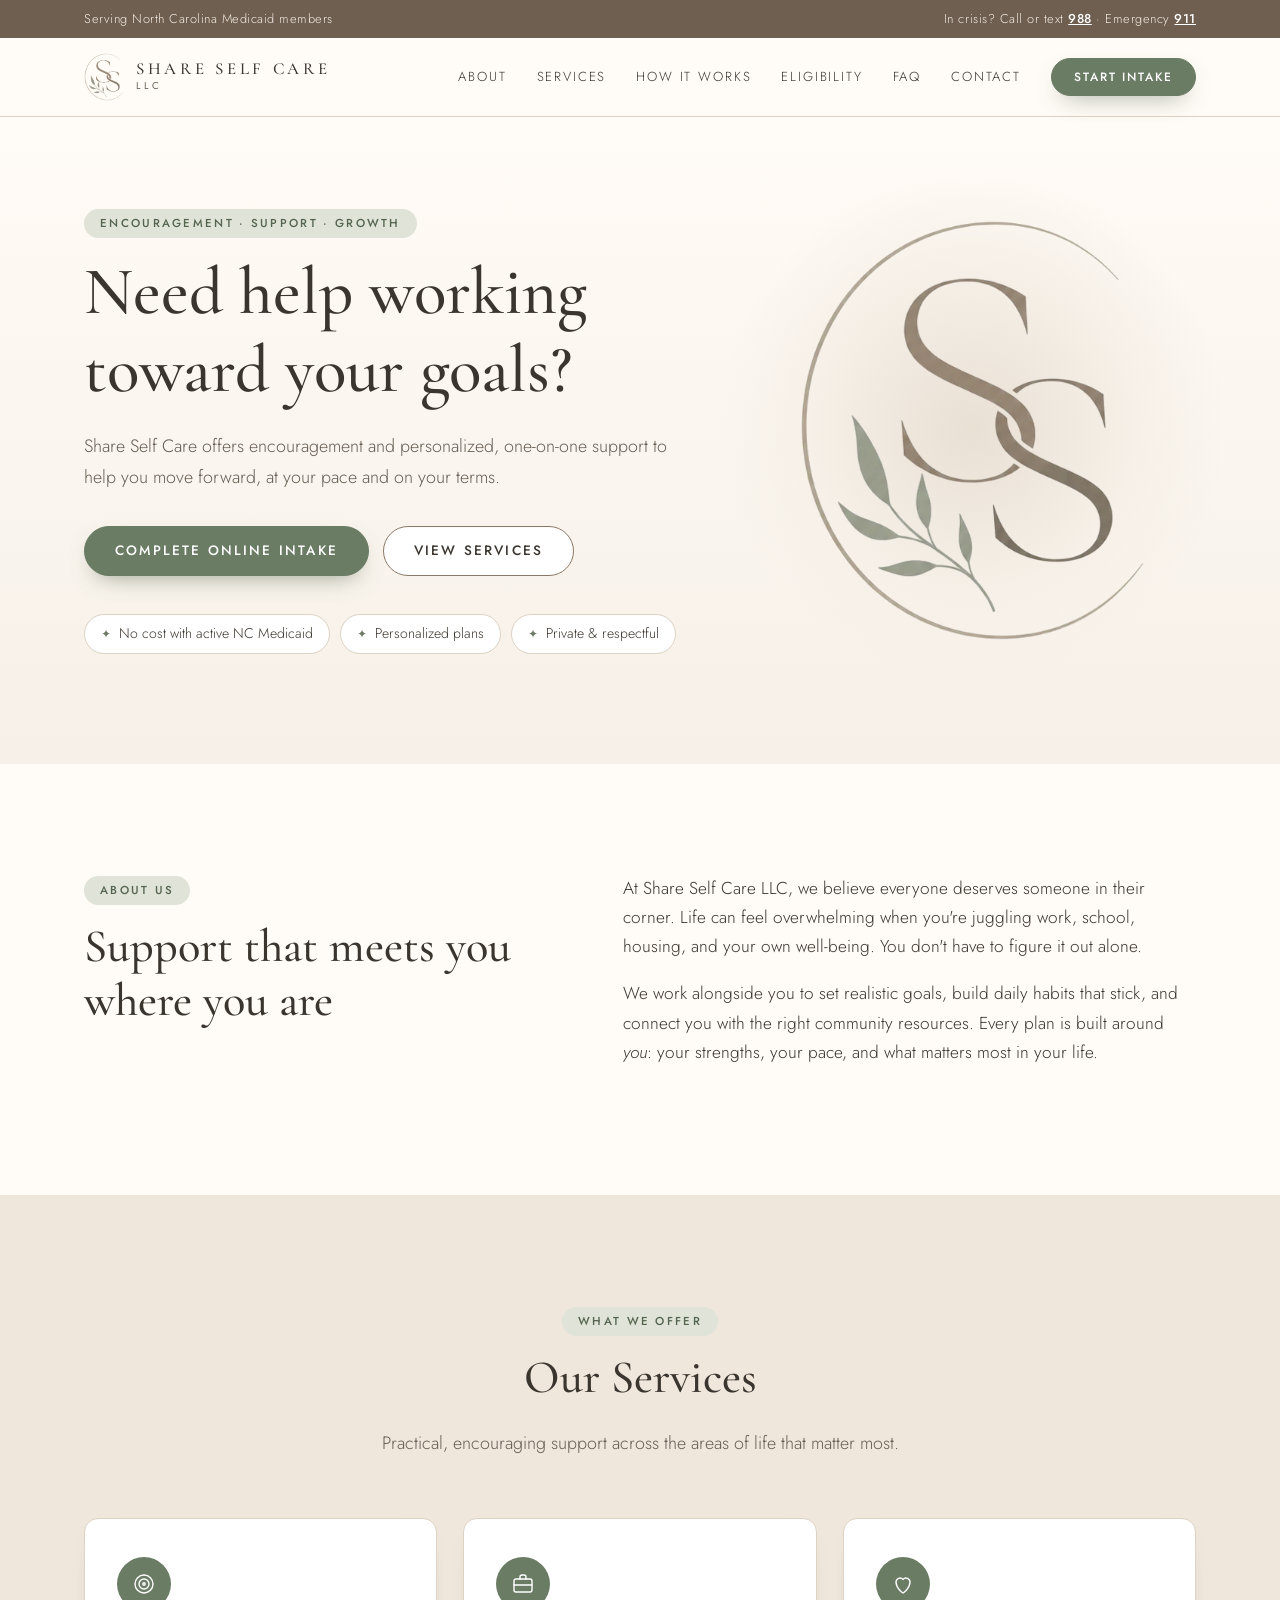
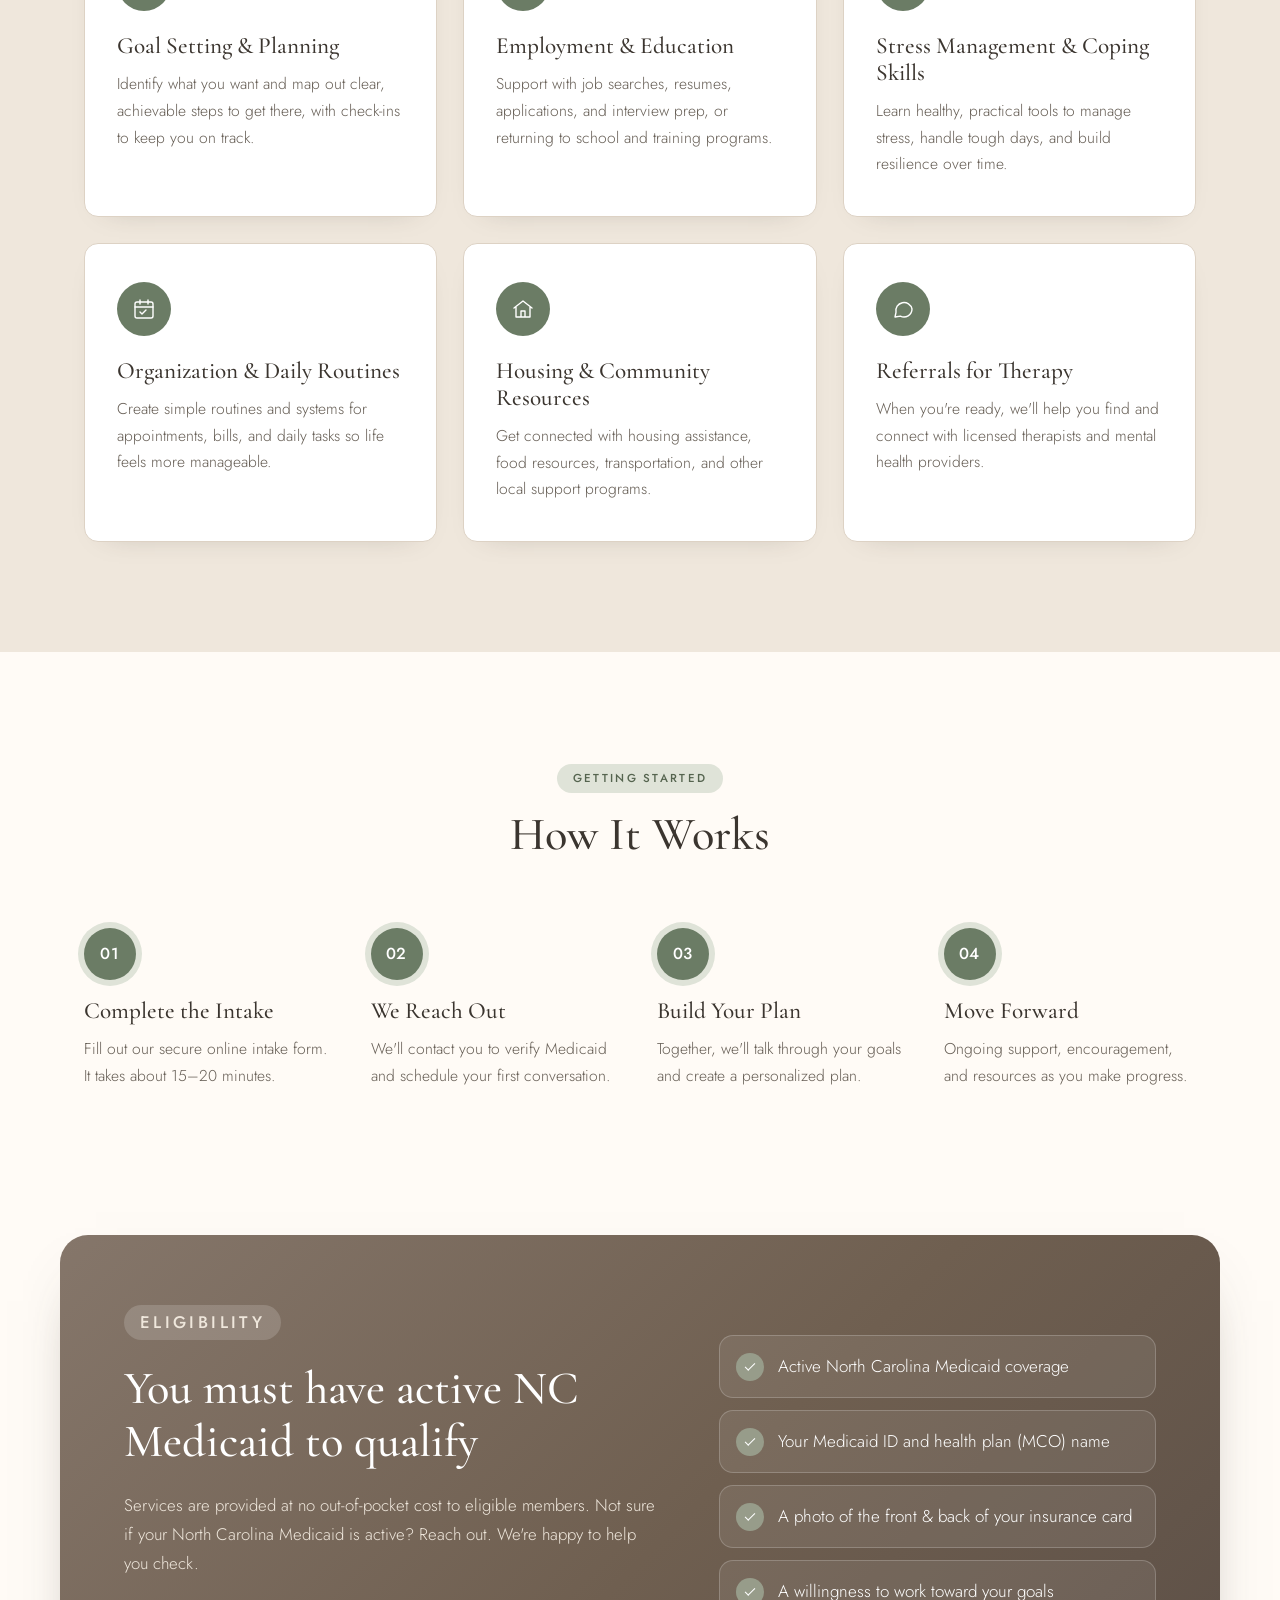
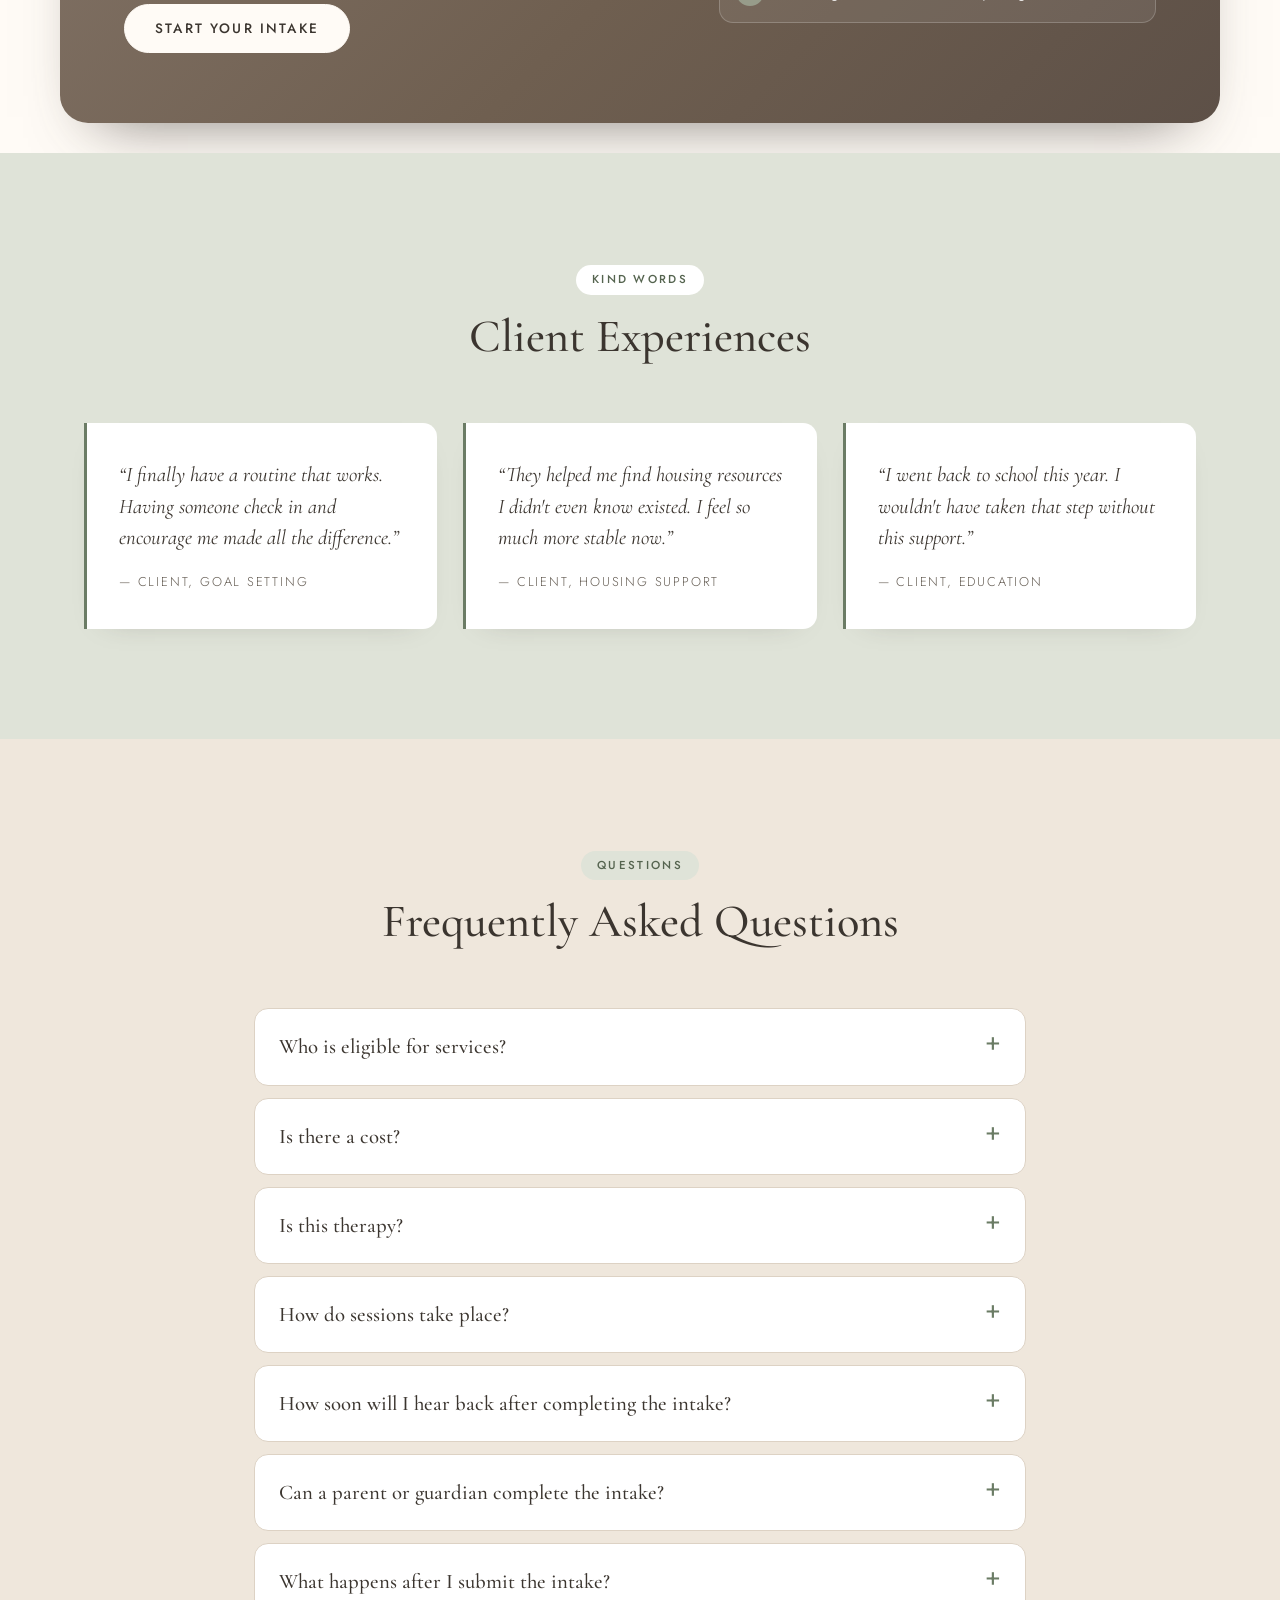
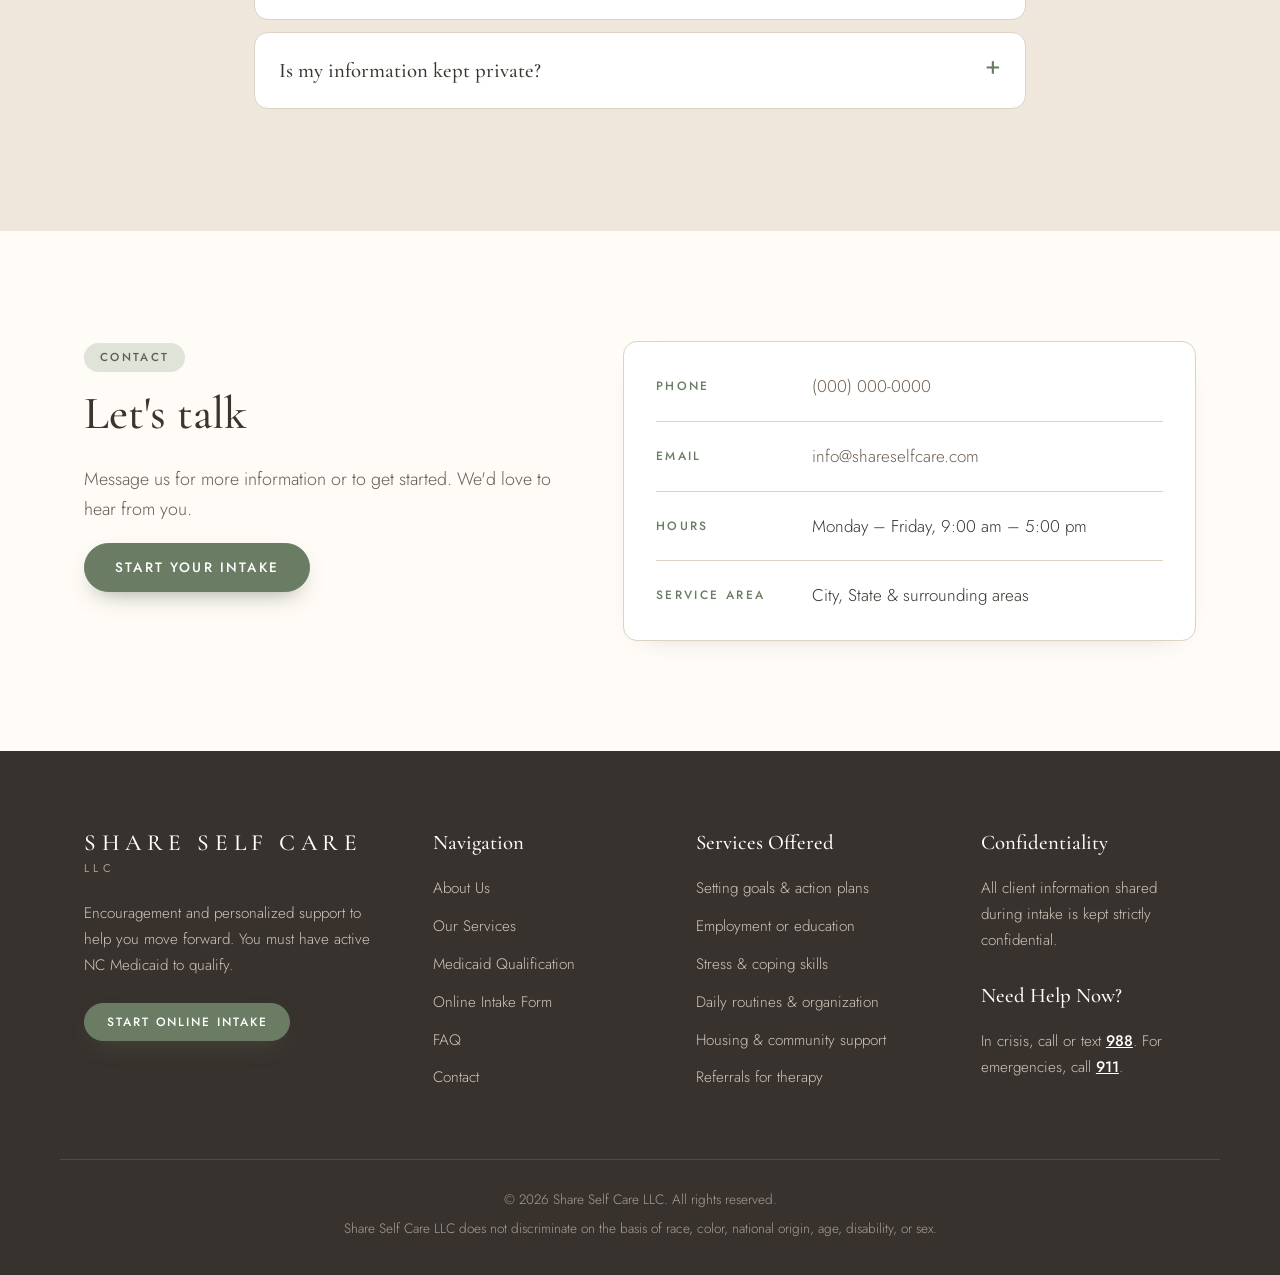
<file: index.html>
<!doctype html>
<html lang="en">
<head>
  <meta charset="utf-8">
  <meta name="viewport" content="width=device-width, initial-scale=1">
  <title>Share Self Care LLC | Personalized Support for NC Medicaid Members</title>
  <meta name="description" content="Share Self Care LLC offers encouragement and personalized support to help you set goals, find work or school, manage stress, build routines, and connect with housing and community resources. Active North Carolina Medicaid required.">
  <link rel="icon" type="image/png" href="assets/favicon.png">
  <meta property="og:title" content="Share Self Care LLC">
  <meta property="og:description" content="Encouragement and personalized support to help you move forward.">
  <meta property="og:image" content="assets/logo-full.png">
  <link rel="preconnect" href="https://fonts.googleapis.com">
  <link rel="preconnect" href="https://fonts.gstatic.com" crossorigin>
  <link href="https://fonts.googleapis.com/css2?family=Cormorant+Garamond:ital,wght@0,400;0,500;0,600;1,400&family=Jost:wght@300;400;500&display=swap" rel="stylesheet">
  <link rel="stylesheet" href="styles.css">
</head>
<body>

  <a class="skip" href="#main">Skip to content</a>

  <!-- Top utility bar -->
  <div class="topbar">
    <div class="wrap topbar__inner">
      <span>Serving North Carolina Medicaid members</span>
      <span class="topbar__crisis">In crisis? Call or text <a href="tel:988">988</a> &middot; Emergency <a href="tel:911">911</a></span>
    </div>
  </div>

  <!-- Header / Nav -->
  <header class="header" id="top">
    <div class="wrap header__inner">
      <a href="#top" class="brand" aria-label="Share Self Care LLC home">
        <img src="assets/logo-mark.png" alt="" width="40" height="48">
        <span class="brand__text">Share Self Care<small>LLC</small></span>
      </a>
      <button class="nav-toggle" aria-expanded="false" aria-controls="nav" aria-label="Open menu">
        <span></span><span></span><span></span>
      </button>
      <nav class="nav" id="nav">
        <a href="#about">About</a>
        <a href="#services">Services</a>
        <a href="#how">How It Works</a>
        <a href="#eligibility">Eligibility</a>
        <a href="#faq">FAQ</a>
        <a href="#contact">Contact</a>
        <a href="intake.html" class="btn btn--sm">Start Intake</a>
      </nav>
    </div>
  </header>

  <main id="main">

    <!-- Hero -->
    <section class="hero">
      <div class="wrap hero__inner">
        <div class="hero__copy">
          <p class="eyebrow">Encouragement &middot; Support &middot; Growth</p>
          <h1>Need help working toward your goals?</h1>
          <p class="lead">Share Self Care offers encouragement and personalized, one-on-one support to help you move forward, at your pace and on your terms.</p>
          <div class="hero__actions">
            <a href="intake.html" class="btn">Complete Online Intake</a>
            <a href="#services" class="btn btn--ghost">View Services</a>
          </div>
          <ul class="hero__trust">
            <li>No cost with active NC Medicaid</li>
            <li>Personalized plans</li>
            <li>Private &amp; respectful</li>
          </ul>
        </div>
        <div class="hero__art" aria-hidden="true">
          <div class="hero__circle"></div>
          <img src="assets/logo-mark.png" alt="" width="360" height="435">
        </div>
      </div>
    </section>

    <!-- About -->
    <section class="section" id="about">
      <div class="wrap split">
        <div>
          <p class="eyebrow">About Us</p>
          <h2>Support that meets you where you are</h2>
        </div>
        <div class="prose">
          <p>At Share Self Care LLC, we believe everyone deserves someone in their corner. Life can feel overwhelming when you're juggling work, school, housing, and your own well-being. You don't have to figure it out alone.</p>
          <p>We work alongside you to set realistic goals, build daily habits that stick, and connect you with the right community resources. Every plan is built around <em>you</em>: your strengths, your pace, and what matters most in your life.</p>
          <!-- TODO: Add owner name, credentials, photo, and service area -->
        </div>
      </div>
    </section>

    <!-- Services -->
    <section class="section section--tint" id="services">
      <div class="wrap">
        <div class="section__head">
          <p class="eyebrow">What We Offer</p>
          <h2>Our Services</h2>
          <p class="lead">Practical, encouraging support across the areas of life that matter most.</p>
        </div>
        <div class="cards">
          <article class="card">
            <div class="card__icon"><svg viewBox="0 0 24 24"><circle cx="12" cy="12" r="9"/><circle cx="12" cy="12" r="5"/><circle cx="12" cy="12" r="1.2"/></svg></div>
            <h3>Goal Setting &amp; Planning</h3>
            <p>Identify what you want and map out clear, achievable steps to get there, with check-ins to keep you on track.</p>
          </article>
          <article class="card">
            <div class="card__icon"><svg viewBox="0 0 24 24"><rect x="3" y="7" width="18" height="13" rx="2"/><path d="M9 7V5a2 2 0 0 1 2-2h2a2 2 0 0 1 2 2v2M3 13h18"/></svg></div>
            <h3>Employment &amp; Education</h3>
            <p>Support with job searches, resumes, applications, and interview prep, or returning to school and training programs.</p>
          </article>
          <article class="card">
            <div class="card__icon"><svg viewBox="0 0 24 24"><path d="M12 21s-7-4.5-7-11a4 4 0 0 1 7-2.6A4 4 0 0 1 19 10c0 6.5-7 11-7 11z"/></svg></div>
            <h3>Stress Management &amp; Coping Skills</h3>
            <p>Learn healthy, practical tools to manage stress, handle tough days, and build resilience over time.</p>
          </article>
          <article class="card">
            <div class="card__icon"><svg viewBox="0 0 24 24"><rect x="3" y="5" width="18" height="16" rx="2"/><path d="M3 10h18M8 3v4M16 3v4M8 15l2 2 4-4"/></svg></div>
            <h3>Organization &amp; Daily Routines</h3>
            <p>Create simple routines and systems for appointments, bills, and daily tasks so life feels more manageable.</p>
          </article>
          <article class="card">
            <div class="card__icon"><svg viewBox="0 0 24 24"><path d="M3 11l9-7 9 7M5 10v10h14V10M10 20v-6h4v6"/></svg></div>
            <h3>Housing &amp; Community Resources</h3>
            <p>Get connected with housing assistance, food resources, transportation, and other local support programs.</p>
          </article>
          <article class="card">
            <div class="card__icon"><svg viewBox="0 0 24 24"><path d="M21 12a8 8 0 0 1-11.6 7.1L4 20l1-4.6A8 8 0 1 1 21 12z"/></svg></div>
            <h3>Referrals for Therapy</h3>
            <p>When you're ready, we'll help you find and connect with licensed therapists and mental health providers.</p>
          </article>
        </div>
      </div>
    </section>

    <!-- How it works -->
    <section class="section" id="how">
      <div class="wrap">
        <div class="section__head">
          <p class="eyebrow">Getting Started</p>
          <h2>How It Works</h2>
        </div>
        <ol class="steps">
          <li>
            <span class="steps__num">01</span>
            <h3>Complete the Intake</h3>
            <p>Fill out our secure online intake form. It takes about 15&ndash;20 minutes.</p>
          </li>
          <li>
            <span class="steps__num">02</span>
            <h3>We Reach Out</h3>
            <p>We'll contact you to verify Medicaid and schedule your first conversation.</p>
          </li>
          <li>
            <span class="steps__num">03</span>
            <h3>Build Your Plan</h3>
            <p>Together, we'll talk through your goals and create a personalized plan.</p>
          </li>
          <li>
            <span class="steps__num">04</span>
            <h3>Move Forward</h3>
            <p>Ongoing support, encouragement, and resources as you make progress.</p>
          </li>
        </ol>
      </div>
    </section>

    <!-- Eligibility band -->
    <section class="band" id="eligibility">
      <div class="wrap band__inner">
        <div>
          <p class="eyebrow eyebrow--light">Eligibility</p>
          <h2>You must have active NC Medicaid to qualify</h2>
          <p>Services are provided at no out-of-pocket cost to eligible members. Not sure if your North Carolina Medicaid is active? Reach out. We're happy to help you check.</p>
          <a href="intake.html" class="btn btn--light">Start Your Intake</a>
        </div>
        <ul class="checklist">
          <li>Active North Carolina Medicaid coverage</li>
          <li>Your Medicaid ID and health plan (MCO) name</li>
          <li>A photo of the front &amp; back of your insurance card</li>
          <li>A willingness to work toward your goals</li>
        </ul>
      </div>
    </section>

    <!-- Testimonials -->
    <section class="section section--sage" id="stories">
      <div class="wrap">
        <div class="section__head">
          <p class="eyebrow">Kind Words</p>
          <h2>Client Experiences</h2>
        </div>
        <!-- TODO: Replace with real client testimonials (with written permission) -->
        <div class="quotes">
          <figure class="quote">
            <blockquote>&ldquo;I finally have a routine that works. Having someone check in and encourage me made all the difference.&rdquo;</blockquote>
            <figcaption>&mdash; Client, Goal Setting</figcaption>
          </figure>
          <figure class="quote">
            <blockquote>&ldquo;They helped me find housing resources I didn't even know existed. I feel so much more stable now.&rdquo;</blockquote>
            <figcaption>&mdash; Client, Housing Support</figcaption>
          </figure>
          <figure class="quote">
            <blockquote>&ldquo;I went back to school this year. I wouldn't have taken that step without this support.&rdquo;</blockquote>
            <figcaption>&mdash; Client, Education</figcaption>
          </figure>
        </div>
      </div>
    </section>

    <!-- FAQ -->
    <section class="section section--tint" id="faq">
      <div class="wrap wrap--narrow">
        <div class="section__head">
          <p class="eyebrow">Questions</p>
          <h2>Frequently Asked Questions</h2>
        </div>
        <div class="faq">
          <details>
            <summary>Who is eligible for services?</summary>
            <p>Anyone with active North Carolina Medicaid coverage may qualify. If you're unsure about your coverage, contact us and we can help you find out.</p>
          </details>
          <details>
            <summary>Is there a cost?</summary>
            <p>Services are covered through Medicaid, so there is no out-of-pocket cost for eligible members.</p>
          </details>
          <details>
            <summary>Is this therapy?</summary>
            <p>No. We provide encouragement, skill-building, and practical support. If you'd like therapy, we can refer you to licensed mental health providers.</p>
          </details>
          <details>
            <summary>How do sessions take place?</summary>
            <p>Support may be offered in person, by phone, or virtually depending on your needs and location. We'll discuss what works best for you.</p>
          </details>
          <details>
            <summary>How soon will I hear back after completing the intake?</summary>
            <p>We typically respond within 1&ndash;2 business days to schedule your first conversation.</p>
          </details>
          <details>
            <summary>Can a parent or guardian complete the intake?</summary>
            <p>Yes. If a parent, guardian, or legally responsible person (LRP) is involved, include their information in the intake and they can help complete it.</p>
          </details>
          <details>
            <summary>What happens after I submit the intake?</summary>
            <p>We review your answers, verify your Medicaid coverage, and reach out to schedule your first conversation. Additional assessment and consent forms may be needed before services begin. We'll walk you through them.</p>
          </details>
          <details>
            <summary>Is my information kept private?</summary>
            <p>Yes. Your information is confidential and only used to provide and coordinate your services.</p>
          </details>
        </div>
      </div>
    </section>

    <!-- Contact -->
    <section class="section" id="contact">
      <div class="wrap split">
        <div>
          <p class="eyebrow">Contact</p>
          <h2>Let's talk</h2>
          <p class="lead">Message us for more information or to get started. We'd love to hear from you.</p>
          <a href="intake.html" class="btn">Start Your Intake</a>
        </div>
        <ul class="contact-list">
          <!-- TODO: Replace placeholders with real contact details -->
          <li><span>Phone</span><a href="tel:+10000000000">(000) 000-0000</a></li>
          <li><span>Email</span><a href="mailto:info@shareselfcare.com">info@shareselfcare.com</a></li>
          <li><span>Hours</span>Monday &ndash; Friday, 9:00 am &ndash; 5:00 pm</li>
          <li><span>Service Area</span>City, State &amp; surrounding areas</li>
        </ul>
      </div>
    </section>

  </main>

  <!-- Footer -->
  <footer class="footer">
    <div class="wrap footer__inner">
      <div class="footer__brand">
        <a href="#top" class="footer__logo">Share Self Care<small>LLC</small></a>
        <p>Encouragement and personalized support to help you move forward. You must have active NC Medicaid to qualify.</p>
        <a href="intake.html" class="btn btn--sm">Start Online Intake</a>
      </div>
      <div>
        <h4>Navigation</h4>
        <a href="#about">About Us</a>
        <a href="#services">Our Services</a>
        <a href="#eligibility">Medicaid Qualification</a>
        <a href="intake.html">Online Intake Form</a>
        <a href="#faq">FAQ</a>
        <a href="#contact">Contact</a>
      </div>
      <div>
        <h4>Services Offered</h4>
        <a href="#services">Setting goals &amp; action plans</a>
        <a href="#services">Employment or education</a>
        <a href="#services">Stress &amp; coping skills</a>
        <a href="#services">Daily routines &amp; organization</a>
        <a href="#services">Housing &amp; community support</a>
        <a href="#services">Referrals for therapy</a>
      </div>
      <div>
        <h4>Confidentiality</h4>
        <p>All client information shared during intake is kept strictly confidential.</p>
        <h4 class="footer__h-gap">Need Help Now?</h4>
        <p>In crisis, call or text <a href="tel:988">988</a>. For emergencies, call <a href="tel:911">911</a>.</p>
      </div>
    </div>
    <div class="wrap footer__legal">
      <span>&copy; <span id="year">2026</span> Share Self Care LLC. All rights reserved.</span>
      <span>Share Self Care LLC does not discriminate on the basis of race, color, national origin, age, disability, or sex.</span>
    </div>
  </footer>

  <a href="intake.html" class="mobile-cta">Start Intake</a>

  <script src="main.js"></script>
</body>
</html>
</file>
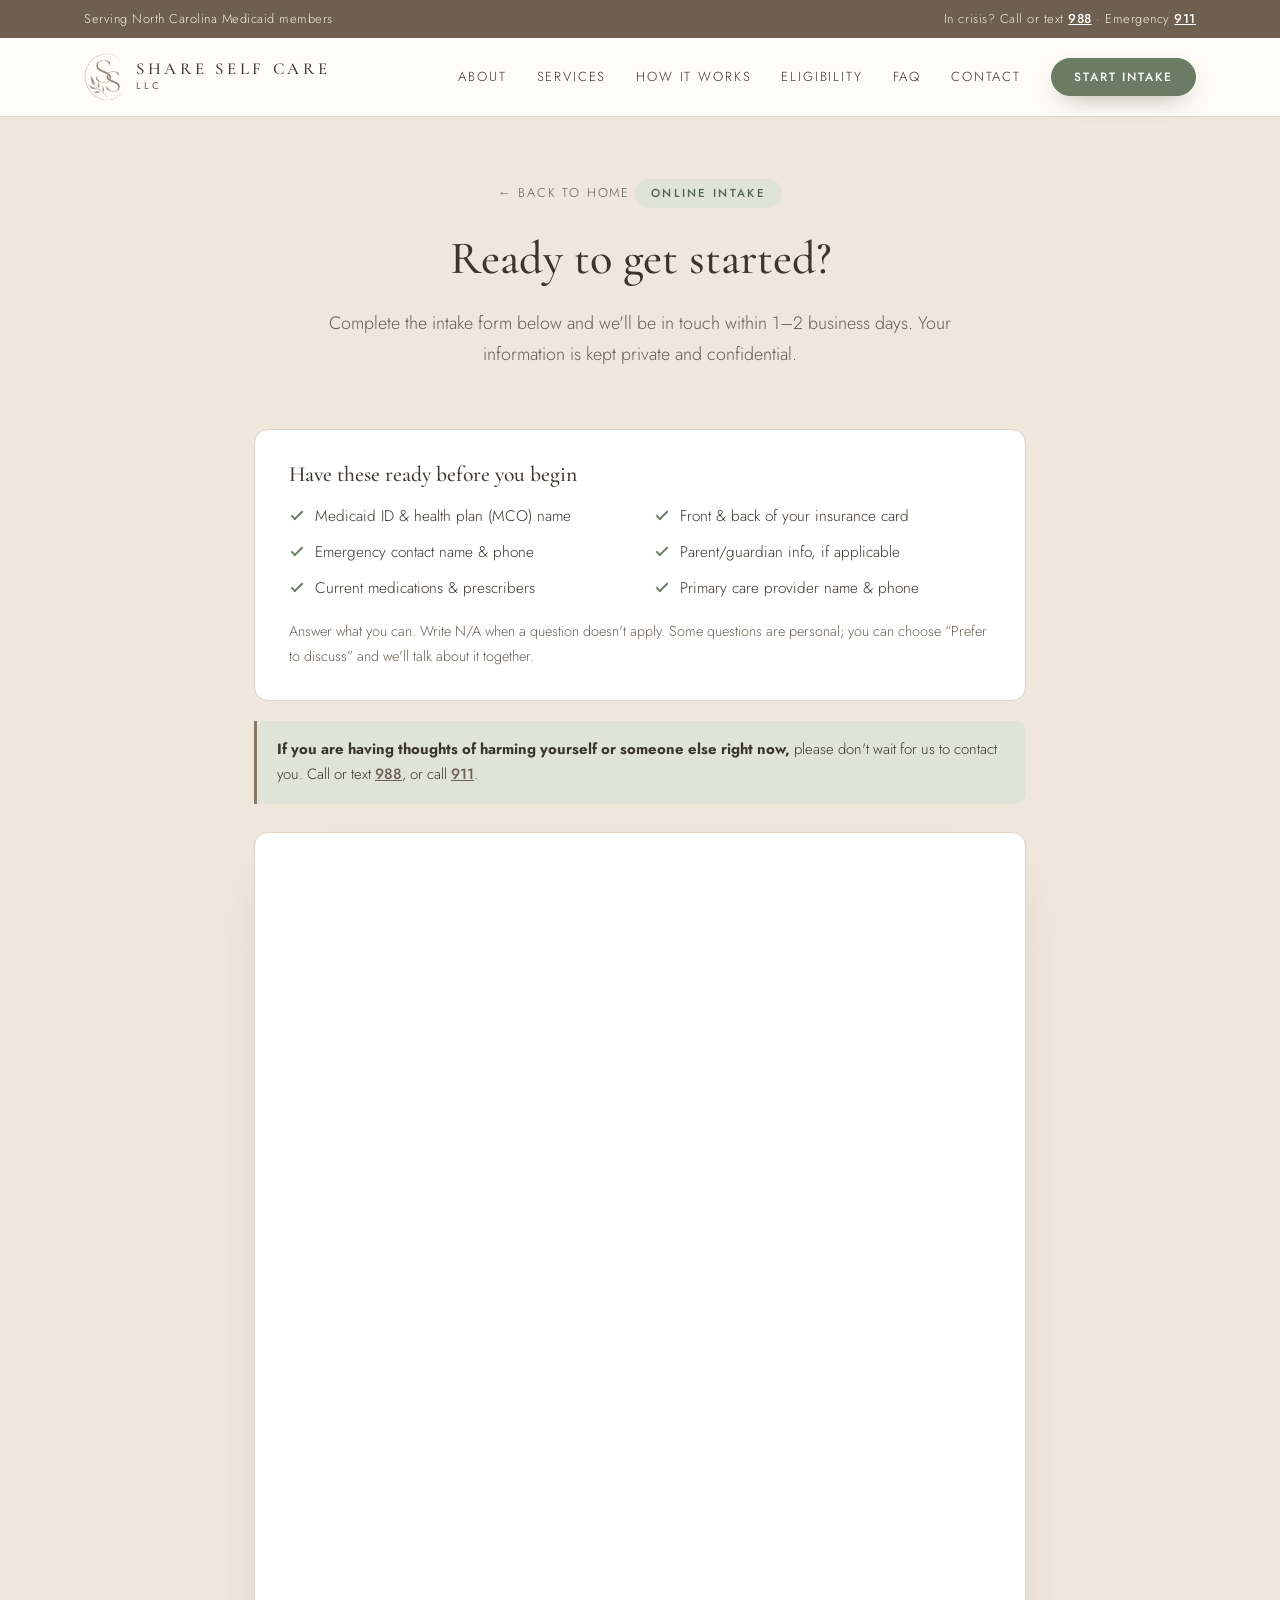
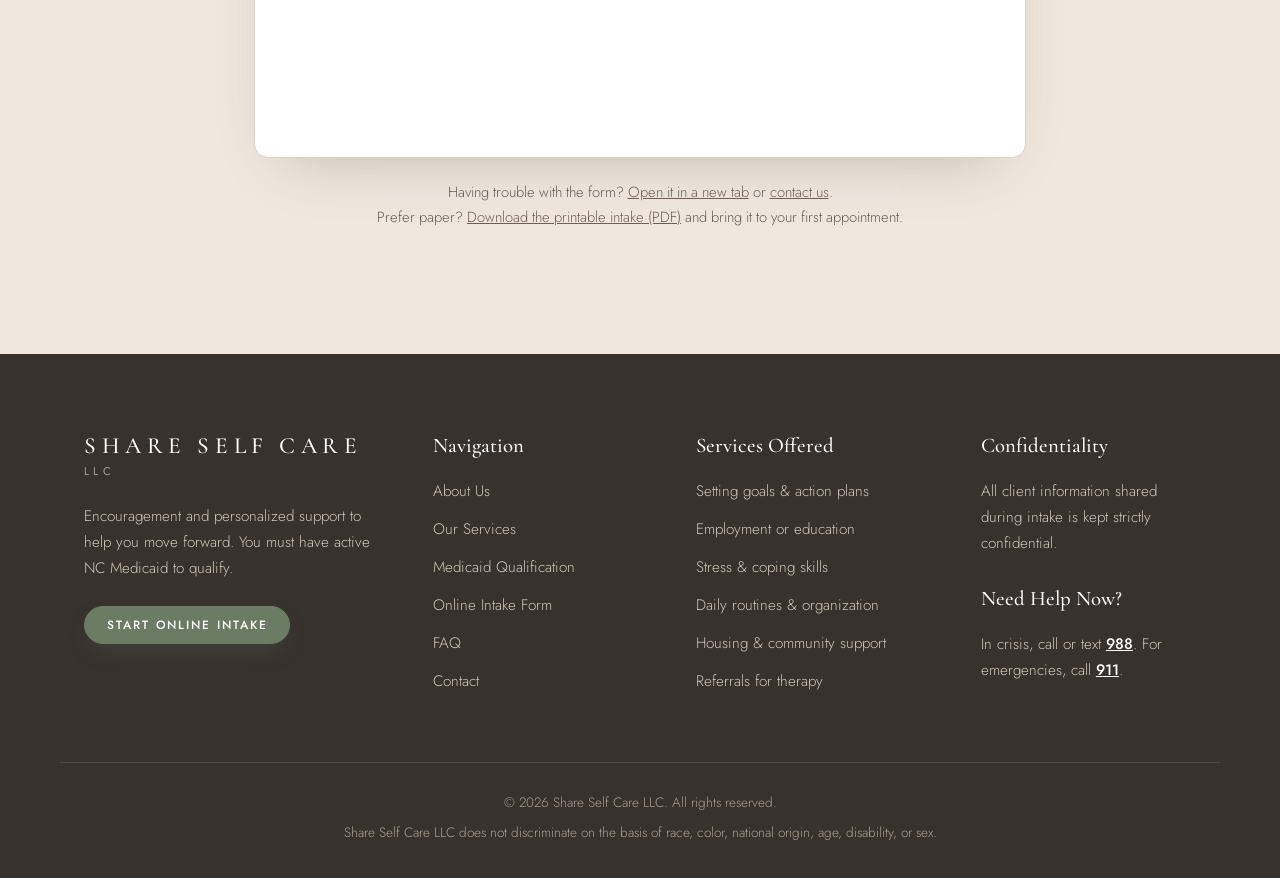
<file: intake.html>
<!doctype html>
<html lang="en">
<head>
  <meta charset="utf-8">
  <meta name="viewport" content="width=device-width, initial-scale=1">
  <title>Online Intake | Share Self Care LLC</title>
  <meta name="description" content="Complete the Share Self Care LLC online intake form to get started. Active North Carolina Medicaid required.">
  <link rel="icon" type="image/png" href="assets/favicon.png">
  <meta property="og:title" content="Share Self Care LLC">
  <meta property="og:description" content="Encouragement and personalized support to help you move forward.">
  <meta property="og:image" content="assets/logo-full.png">
  <link rel="preconnect" href="https://fonts.googleapis.com">
  <link rel="preconnect" href="https://fonts.gstatic.com" crossorigin>
  <link href="https://fonts.googleapis.com/css2?family=Cormorant+Garamond:ital,wght@0,400;0,500;0,600;1,400&family=Jost:wght@300;400;500&display=swap" rel="stylesheet">
  <link rel="stylesheet" href="styles.css">
</head>
<body>

  <a class="skip" href="#main">Skip to content</a>

  <!-- Top utility bar -->
  <div class="topbar">
    <div class="wrap topbar__inner">
      <span>Serving North Carolina Medicaid members</span>
      <span class="topbar__crisis">In crisis? Call or text <a href="tel:988">988</a> &middot; Emergency <a href="tel:911">911</a></span>
    </div>
  </div>

  <!-- Header / Nav -->
  <header class="header" id="top">
    <div class="wrap header__inner">
      <a href="index.html" class="brand" aria-label="Share Self Care LLC home">
        <img src="assets/logo-mark.png" alt="" width="40" height="48">
        <span class="brand__text">Share Self Care<small>LLC</small></span>
      </a>
      <button class="nav-toggle" aria-expanded="false" aria-controls="nav" aria-label="Open menu">
        <span></span><span></span><span></span>
      </button>
      <nav class="nav" id="nav">
        <a href="index.html#about">About</a>
        <a href="index.html#services">Services</a>
        <a href="index.html#how">How It Works</a>
        <a href="index.html#eligibility">Eligibility</a>
        <a href="index.html#faq">FAQ</a>
        <a href="index.html#contact">Contact</a>
        <a href="intake.html" class="btn btn--sm" aria-current="page">Start Intake</a>
      </nav>
    </div>
  </header>

  <main id="main">

    <!-- Intake -->
    <section class="section section--tint intake-page" id="intake">
      <div class="wrap wrap--narrow">
        <div class="section__head">
          <a href="index.html" class="back-link">&larr; Back to home</a>
          <p class="eyebrow">Online Intake</p>
          <h2>Ready to get started?</h2>
          <p class="lead">Complete the intake form below and we'll be in touch within 1&ndash;2 business days. Your information is kept private and confidential.</p>
        </div>
        <div class="prep">
          <h3>Have these ready before you begin</h3>
          <ul>
            <li>Medicaid ID &amp; health plan (MCO) name</li>
            <li>Front &amp; back of your insurance card</li>
            <li>Emergency contact name &amp; phone</li>
            <li>Parent/guardian info, if applicable</li>
            <li>Current medications &amp; prescribers</li>
            <li>Primary care provider name &amp; phone</li>
          </ul>
          <p class="prep__note">Answer what you can. Write N/A when a question doesn't apply. Some questions are personal; you can choose &ldquo;Prefer to discuss&rdquo; and we'll talk about it together.</p>
        </div>
        <div class="crisis-note" role="note">
          <strong>If you are having thoughts of harming yourself or someone else right now,</strong> please don't wait for us to contact you. Call or text <a href="tel:988">988</a>, or call <a href="tel:911">911</a>.
        </div>
        <div class="form-frame">
          <iframe
            id="JotFormIFrame-261216444113042"
            title="Share Self Care Intake Form"
            src="https://form.jotform.com/261216444113042"
            allow="geolocation; microphone; camera; fullscreen"
            allowfullscreen
            loading="lazy"
            scrolling="no"></iframe>
        </div>
        <p class="form-alt">Having trouble with the form? <a href="https://form.jotform.com/261216444113042" target="_blank" rel="noopener">Open it in a new tab</a> or <a href="index.html#contact">contact us</a>.<br>Prefer paper? <a href="assets/Share_Self_Care_Intake.pdf" target="_blank" rel="noopener">Download the printable intake (PDF)</a> and bring it to your first appointment.</p>
      </div>
    </section>

  </main>

  <!-- Footer -->
  <footer class="footer">
    <div class="wrap footer__inner">
      <div class="footer__brand">
        <a href="index.html" class="footer__logo">Share Self Care<small>LLC</small></a>
        <p>Encouragement and personalized support to help you move forward. You must have active NC Medicaid to qualify.</p>
        <a href="intake.html" class="btn btn--sm">Start Online Intake</a>
      </div>
      <div>
        <h4>Navigation</h4>
        <a href="index.html#about">About Us</a>
        <a href="index.html#services">Our Services</a>
        <a href="index.html#eligibility">Medicaid Qualification</a>
        <a href="intake.html">Online Intake Form</a>
        <a href="index.html#faq">FAQ</a>
        <a href="index.html#contact">Contact</a>
      </div>
      <div>
        <h4>Services Offered</h4>
        <a href="index.html#services">Setting goals &amp; action plans</a>
        <a href="index.html#services">Employment or education</a>
        <a href="index.html#services">Stress &amp; coping skills</a>
        <a href="index.html#services">Daily routines &amp; organization</a>
        <a href="index.html#services">Housing &amp; community support</a>
        <a href="index.html#services">Referrals for therapy</a>
      </div>
      <div>
        <h4>Confidentiality</h4>
        <p>All client information shared during intake is kept strictly confidential.</p>
        <h4 class="footer__h-gap">Need Help Now?</h4>
        <p>In crisis, call or text <a href="tel:988">988</a>. For emergencies, call <a href="tel:911">911</a>.</p>
      </div>
    </div>
    <div class="wrap footer__legal">
      <span>&copy; <span id="year">2026</span> Share Self Care LLC. All rights reserved.</span>
      <span>Share Self Care LLC does not discriminate on the basis of race, color, national origin, age, disability, or sex.</span>
    </div>
  </footer>

  <script src="https://cdn.jotfor.ms/s/umd/latest/for-form-embed-handler.js"></script>
  <script src="main.js"></script>
</body>
</html>
</file>
<file: styles.css>
/* Share Self Care LLC: palette pulled from the logo */
:root {
  --cream: #fffbf6;
  --linen: #f6f0e8;
  --sand: #e9e0d4;
  --taupe: #8a7866;
  --taupe-dark: #6f5f50;
  --sage: #979c8a;
  --sage-soft: #dfe3d8;
  --sage-dark: #6b7c65;
  --sage-deep: #55644f;
  --tint: #efe7dc;
  --footer: #38322e;
  --ink: #3b352f;
  --muted: #665e55;
  --line: #ddd2c4;
  --shadow: 0 18px 40px -24px rgba(59, 53, 47, .45);
  --radius: 14px;
  --serif: "Cormorant Garamond", Georgia, serif;
  --sans: "Jost", "Helvetica Neue", Arial, sans-serif;
}

*, *::before, *::after { box-sizing: border-box; }
html { scroll-behavior: smooth; scroll-padding-top: 90px; }
body {
  margin: 0;
  background: var(--cream);
  color: var(--ink);
  font: 300 17px/1.7 var(--sans);
  -webkit-font-smoothing: antialiased;
}
img { max-width: 100%; height: auto; display: block; }
a { color: var(--taupe-dark); }
h1, h2, h3, h4 { font-family: var(--serif); font-weight: 500; line-height: 1.15; margin: 0 0 .5em; color: var(--ink); }
h1 { font-size: clamp(2.5rem, 5.5vw, 4.2rem); }
h2 { font-size: clamp(2rem, 3.8vw, 2.9rem); }
h3 { font-size: 1.45rem; }
p { margin: 0 0 1em; }

.wrap { max-width: 1160px; margin: 0 auto; padding: 0 24px; }
.wrap--narrow { max-width: 820px; }

.skip { position: absolute; left: -999px; }
.skip:focus { left: 16px; top: 16px; z-index: 100; background: #fff; padding: 8px 14px; }

.eyebrow {
  display: inline-block;
  font: 500 .72rem/1 var(--sans);
  letter-spacing: .2em;
  text-transform: uppercase;
  color: var(--sage-deep);
  background: var(--sage-soft);
  padding: 9px 16px;
  border-radius: 999px;
  margin-bottom: 1.3em;
}
.eyebrow--light { color: #fff; background: rgba(255, 255, 255, .16); }
.lead { font-size: 1.12rem; color: var(--muted); }

/* Buttons */
.btn {
  display: inline-block;
  background: var(--sage-dark);
  color: #fff;
  text-decoration: none;
  font: 500 .85rem/1 var(--sans);
  letter-spacing: .16em;
  text-transform: uppercase;
  padding: 17px 30px;
  border-radius: 999px;
  border: 1px solid var(--sage-dark);
  box-shadow: 0 10px 24px -12px rgba(85, 100, 79, .7);
  transition: background .25s, color .25s, transform .25s, box-shadow .25s;
}
.btn:hover { background: var(--sage-deep); border-color: var(--sage-deep); transform: translateY(-1px); }
.btn--ghost { background: #fff; color: var(--ink); border-color: var(--taupe); box-shadow: none; }
.btn--ghost:hover { background: var(--taupe-dark); border-color: var(--taupe-dark); color: #fff; }
.btn--sm { padding: 12px 22px; font-size: .75rem; }

/* Top bar */
.topbar { background: var(--taupe-dark); color: #f3ece3; font-size: .8rem; letter-spacing: .04em; }
.topbar__inner { display: flex; justify-content: space-between; gap: 12px; padding-top: 8px; padding-bottom: 8px; }
.topbar a { color: #fff; font-weight: 500; }

/* Header */
.header {
  position: sticky; top: 0; z-index: 50;
  background: rgba(255, 251, 246, .92);
  backdrop-filter: blur(8px);
  border-bottom: 1px solid var(--line);
}
.header__inner { display: flex; align-items: center; justify-content: space-between; height: 78px; }
.brand { display: flex; align-items: center; gap: 12px; text-decoration: none; }
.brand img { width: 40px; }
.brand__text {
  font: 500 1.05rem/1.1 var(--serif);
  letter-spacing: .22em; text-transform: uppercase; color: var(--ink);
}
.brand__text small { display: block; font: 400 .62rem/1.6 var(--sans); letter-spacing: .4em; color: var(--muted); }
.nav { display: flex; align-items: center; gap: 30px; }
.nav a:not(.btn) {
  text-decoration: none; color: var(--ink);
  font-size: .82rem; letter-spacing: .14em; text-transform: uppercase;
  position: relative;
}
.nav a:not(.btn)::after {
  content: ""; position: absolute; left: 0; bottom: -4px; width: 0; height: 1px; background: var(--taupe);
  transition: width .25s;
}
.nav a:not(.btn):hover::after { width: 100%; }
.nav-toggle { display: none; background: none; border: 0; padding: 8px; cursor: pointer; }
.nav-toggle span { display: block; width: 24px; height: 1.5px; background: var(--ink); margin: 5px 0; transition: .25s; }

/* Hero */
.hero { padding: 90px 0 110px; overflow: hidden; background: linear-gradient(180deg, var(--cream) 0%, var(--linen) 100%); }
.hero__inner { display: grid; grid-template-columns: 1.15fr .85fr; gap: 60px; align-items: center; }
.hero__copy { position: relative; z-index: 1; }
.hero__copy h1 { margin-bottom: .35em; }
.hero__actions { display: flex; flex-wrap: wrap; gap: 14px; margin: 34px 0 38px; }
.hero__trust { list-style: none; padding: 0; margin: 0; display: flex; flex-wrap: wrap; gap: 10px; font-size: .88rem; color: var(--ink); }
.hero__trust li { background: #fff; border: 1px solid var(--line); border-radius: 999px; padding: 7px 16px; }
.hero__trust li::before { content: "\2726"; color: var(--sage-dark); margin-right: 8px; font-size: .75rem; }
.hero__art { position: relative; display: grid; place-items: center; }
.hero__circle {
  position: absolute; width: 115%; aspect-ratio: 1; border-radius: 50%;
  background: radial-gradient(circle, var(--sand) 0%, var(--linen) 45%, transparent 70%);
}
.hero__art img { position: relative; width: min(360px, 80%); }

/* Sections */
.section { padding: 110px 0; }
.section--tint { background: var(--tint); }
.section--sage { background: var(--sage-soft); }
.section--sage .eyebrow { background: #fff; }
.section__head { text-align: center; max-width: 640px; margin: 0 auto 60px; }
.split { display: grid; grid-template-columns: .9fr 1.1fr; gap: 70px; align-items: start; }
.prose p { font-size: 1.08rem; }

/* Service cards */
.cards { display: grid; grid-template-columns: repeat(3, 1fr); gap: 26px; }
.card {
  background: #fff;
  border: 1px solid var(--line);
  border-radius: var(--radius);
  padding: 38px 32px;
  transition: transform .3s, box-shadow .3s;
}
.card { box-shadow: 0 10px 30px -24px rgba(59, 53, 47, .4); }
.card:hover { transform: translateY(-4px); box-shadow: var(--shadow); border-color: var(--sage); }
.card__icon {
  width: 54px; height: 54px; border-radius: 50%;
  background: var(--sage-dark); display: grid; place-items: center; margin-bottom: 22px;
}
.card__icon svg { width: 24px; height: 24px; fill: none; stroke: #fff; stroke-width: 1.4; stroke-linecap: round; stroke-linejoin: round; }
.card p { color: var(--muted); margin: 0; font-size: .98rem; }

/* Steps */
.steps { list-style: none; padding: 0; margin: 0; display: grid; grid-template-columns: repeat(4, 1fr); gap: 34px; counter-reset: s; }
.steps li { padding-top: 6px; }
.steps__num {
  width: 52px; height: 52px; border-radius: 50%; display: grid; place-items: center; margin-bottom: 18px;
  background: var(--sage-dark); color: #fff; font: 500 1rem/1 var(--sans); letter-spacing: .05em;
  box-shadow: 0 0 0 6px var(--sage-soft);
}
.steps p { color: var(--muted); font-size: .98rem; }

/* Eligibility band */
.band { color: #f3ece3; padding: 20px 0 30px; }
.band h2 { color: #fff; }
.band p { color: #efe7dc; font-size: 1.05rem; }
.band__inner {
  display: grid; grid-template-columns: 1.1fr .9fr; gap: 60px; align-items: center;
  background: linear-gradient(135deg, #85766a 0%, #6f5f50 55%, #5d5047 100%);
  border-radius: 28px; padding: 70px 64px;
  box-shadow: 0 30px 60px -36px rgba(59, 53, 47, .7);
}
.checklist { list-style: none; margin: 0; padding: 0; display: grid; gap: 12px; }
.checklist li {
  position: relative; padding: 16px 18px 16px 58px; border-radius: var(--radius);
  background: rgba(255, 255, 255, .08); border: 1px solid rgba(255, 255, 255, .2); color: #fff;
}
.checklist li::before {
  content: ""; position: absolute; left: 16px; top: 50%; width: 28px; height: 28px; margin-top: -14px;
  border-radius: 50%; background: var(--sage);
}
.checklist li::after {
  content: ""; position: absolute; left: 25px; top: 50%; width: 10px; height: 5px; margin-top: -4px;
  border-left: 1.5px solid #fff; border-bottom: 1.5px solid #fff; transform: rotate(-45deg);
}

/* Intake form */
.form-frame {
  background: #fff; border: 1px solid var(--line); border-radius: var(--radius);
  padding: 12px; box-shadow: 0 24px 60px -36px rgba(74, 68, 61, .4);
}
.form-frame iframe { width: 100%; min-width: 100%; min-height: 900px; border: 0; display: block; }
.form-alt { text-align: center; font-size: .92rem; color: var(--muted); margin-top: 22px; }

/* Testimonials */
.quotes { display: grid; grid-template-columns: repeat(3, 1fr); gap: 26px; }
.quote { margin: 0; padding: 36px 32px; border-left: 3px solid var(--sage-dark); background: #fff; border-radius: 0 var(--radius) var(--radius) 0; box-shadow: 0 10px 30px -24px rgba(59, 53, 47, .4); }
.quote blockquote { margin: 0 0 18px; font: italic 400 1.3rem/1.5 var(--serif); color: var(--ink); }
.quote figcaption { font-size: .8rem; letter-spacing: .14em; text-transform: uppercase; color: var(--muted); }

/* FAQ */
.faq details { background: #fff; border: 1px solid var(--line); border-radius: var(--radius); padding: 0 24px; margin-bottom: 12px; }
.faq details[open] { border-color: var(--sage); }
.faq summary {
  list-style: none; cursor: pointer; padding: 24px 40px 24px 0; position: relative;
  font: 500 1.3rem/1.3 var(--serif); color: var(--ink);
}
.faq summary::-webkit-details-marker { display: none; }
.faq summary::after { content: "+"; position: absolute; right: 0; top: 20px; font: 400 1.6rem/1 var(--sans); color: var(--sage-dark); transition: transform .25s; }
.faq details[open] summary::after { transform: rotate(45deg); }
.faq details p { color: var(--muted); padding-bottom: 20px; margin: 0; }

/* Contact */
.contact-list { list-style: none; margin: 0; padding: 10px 32px; background: #fff; border: 1px solid var(--line); border-radius: var(--radius); box-shadow: 0 10px 30px -24px rgba(59, 53, 47, .4); }
.contact-list li:last-child { border-bottom: 0; }
.contact-list li { display: grid; grid-template-columns: 140px 1fr; gap: 16px; padding: 20px 0; border-bottom: 1px solid var(--line); }
.contact-list span { font-size: .75rem; font-weight: 500; letter-spacing: .2em; text-transform: uppercase; color: var(--sage-dark); padding-top: 4px; }
.contact-list a { text-decoration: none; }

/* Footer */
.footer { background: var(--footer); color: #cfc6bb; padding: 80px 0 34px; font-size: .95rem; }
.footer__inner { display: grid; grid-template-columns: 1.4fr 1fr 1.1fr 1fr; gap: 48px; }
.footer__logo {
  display: inline-block; text-decoration: none; color: #fff; margin-bottom: 22px;
  font: 500 1.45rem/1.1 var(--serif); letter-spacing: .24em; text-transform: uppercase;
}
.footer__logo small { display: block; font: 400 .7rem/2 var(--sans); letter-spacing: .4em; color: #a99f93; }
.footer__brand p { max-width: 330px; margin-bottom: 24px; }
.footer h4 { font: 500 1.3rem/1.2 var(--serif); color: #fff; margin-bottom: 20px; }
.footer__h-gap { margin-top: 30px; }
.footer__inner > div > a:not(.btn):not(.footer__logo) { display: block; text-decoration: none; color: #cfc6bb; margin-bottom: 12px; transition: color .2s; }
.footer__inner > div > a:not(.btn):not(.footer__logo):hover { color: #fff; }
.footer p { color: #cfc6bb; }
.footer p a { color: #fff; font-weight: 500; }
.footer__legal {
  display: flex; flex-direction: column; align-items: center; gap: 6px; text-align: center;
  margin-top: 56px; padding-top: 28px; border-top: 1px solid rgba(255, 255, 255, .12);
  font-size: .85rem; color: #a99f93;
}

.mobile-cta { display: none; }

/* Reveal on scroll */
.reveal { opacity: 0; transform: translateY(18px); transition: opacity .8s ease, transform .8s ease; }
.reveal.in { opacity: 1; transform: none; }
@media (prefers-reduced-motion: reduce) {
  html { scroll-behavior: auto; }
  .reveal { opacity: 1; transform: none; transition: none; }
}

/* Responsive */
@media (max-width: 1000px) {
  .cards, .quotes { grid-template-columns: repeat(2, 1fr); }
  .steps { grid-template-columns: repeat(2, 1fr); }
  .footer__inner { grid-template-columns: 1fr 1fr; }
}
@media (max-width: 860px) {
  .nav-toggle { display: block; }
  .nav {
    position: absolute; top: 78px; left: 0; right: 0;
    flex-direction: column; align-items: flex-start; gap: 0;
    background: var(--cream); border-bottom: 1px solid var(--line);
    padding: 8px 24px 24px; display: none;
  }
  .nav.open { display: flex; }
  .nav a:not(.btn) { padding: 14px 0; width: 100%; border-bottom: 1px solid var(--line); }
  .nav .btn { margin-top: 18px; }
  .nav-toggle[aria-expanded="true"] span:nth-child(1) { transform: translateY(6.5px) rotate(45deg); }
  .nav-toggle[aria-expanded="true"] span:nth-child(2) { opacity: 0; }
  .nav-toggle[aria-expanded="true"] span:nth-child(3) { transform: translateY(-6.5px) rotate(-45deg); }
  .hero { padding: 50px 0 70px; }
  .hero__inner, .split, .band__inner { grid-template-columns: 1fr; gap: 40px; }
  .band__inner { padding: 48px 28px; border-radius: 22px; }
  .hero__art { order: -1; }
  .hero__art img { width: 200px; }
  .section { padding: 76px 0; }
  .topbar__inner { flex-direction: column; gap: 2px; text-align: center; }
  .mobile-cta {
    display: block; position: fixed; left: 16px; right: 16px; bottom: 16px; z-index: 60;
    text-align: center; background: var(--sage-dark); color: #fff; text-decoration: none; font-weight: 500;
    padding: 16px; border-radius: 999px; letter-spacing: .16em; text-transform: uppercase; font-size: .82rem;
    box-shadow: 0 12px 30px -10px rgba(74, 68, 61, .5);
  }
  .footer { padding-bottom: 100px; }
}
@media (max-width: 600px) {
  body { font-size: 16px; }
  .wrap { padding: 0 16px; }
  .cards, .quotes, .steps, .footer__inner { grid-template-columns: 1fr; }
  .contact-list li { grid-template-columns: 1fr; gap: 4px; }
  .contact-list { padding: 4px 20px; }
  .band__inner { padding: 40px 20px; }
  .brand__text { font-size: .92rem; letter-spacing: .16em; }
  .hero__actions .btn { width: 100%; text-align: center; }
}

/* Intake prep + crisis note */
.prep {
  background: #fff; border: 1px solid var(--line); border-radius: var(--radius);
  padding: 32px 34px; margin-bottom: 20px;
}
.prep h3 { font-size: 1.35rem; margin-bottom: 16px; }
.prep ul { list-style: none; padding: 0; margin: 0 0 18px; display: grid; grid-template-columns: 1fr 1fr; gap: 10px 28px; }
.prep li { position: relative; padding-left: 26px; font-size: .96rem; }
.prep li::before {
  content: ""; position: absolute; left: 2px; top: 8px; width: 12px; height: 6px;
  border-left: 2px solid var(--sage-dark); border-bottom: 2px solid var(--sage-dark); transform: rotate(-45deg);
}
.prep__note { font-size: .9rem; color: var(--muted); margin: 0; }
.crisis-note {
  border-left: 3px solid var(--taupe); background: var(--sage-soft);
  padding: 16px 20px; border-radius: 0 10px 10px 0; font-size: .93rem; margin-bottom: 28px;
}
.crisis-note a { font-weight: 500; }
@media (max-width: 600px) {
  .prep { padding: 24px 20px; }
  .prep ul { grid-template-columns: 1fr; }
}

/* Intake page */
.intake-page { padding-top: 60px; min-height: 70vh; }
.back-link {
  display: inline-block; margin-bottom: 28px; text-decoration: none;
  font-size: .8rem; letter-spacing: .14em; text-transform: uppercase; color: var(--muted);
}
.back-link:hover { color: var(--taupe-dark); }
@media (max-width: 860px) { .intake-page { padding-top: 40px; } }
.btn--light { background: var(--cream); color: var(--ink); border-color: var(--cream); margin-top: 10px; box-shadow: none; }
.btn--light:hover { background: #fff; border-color: #fff; color: var(--ink); }
</file>
